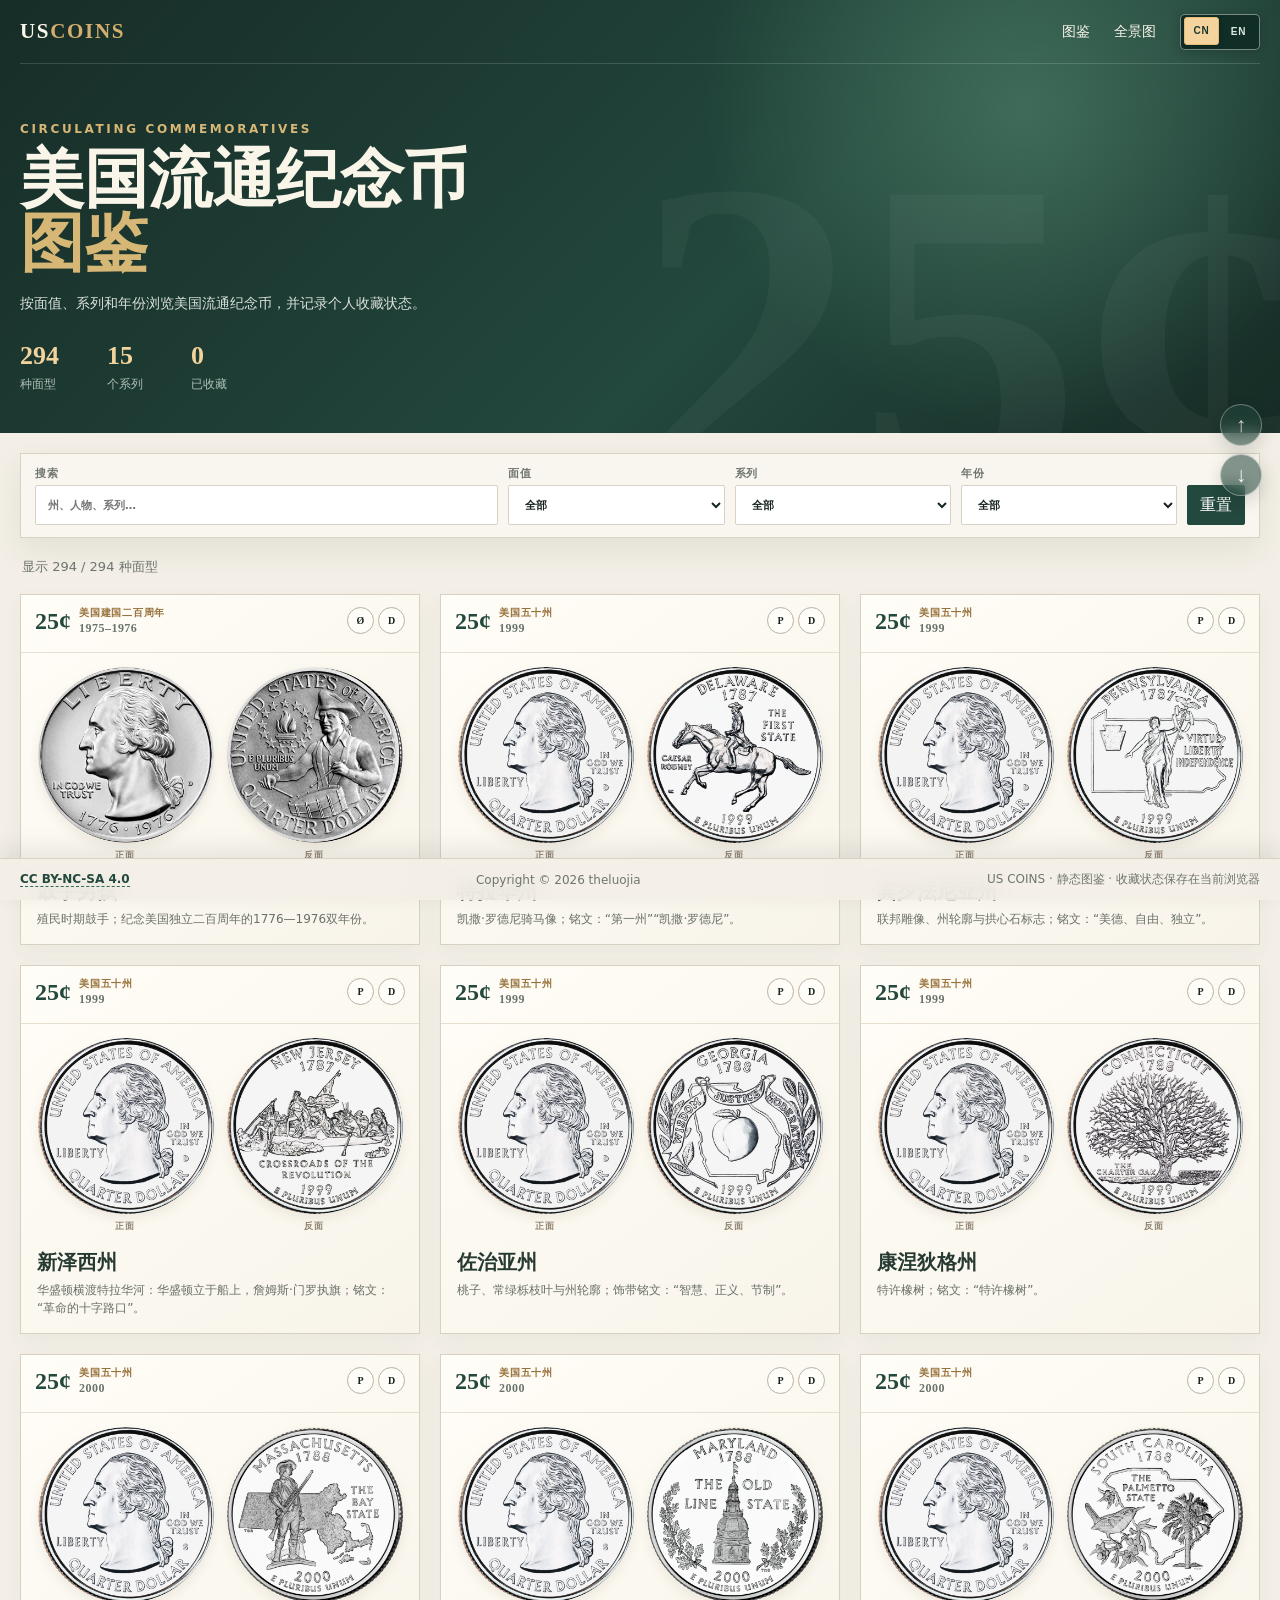
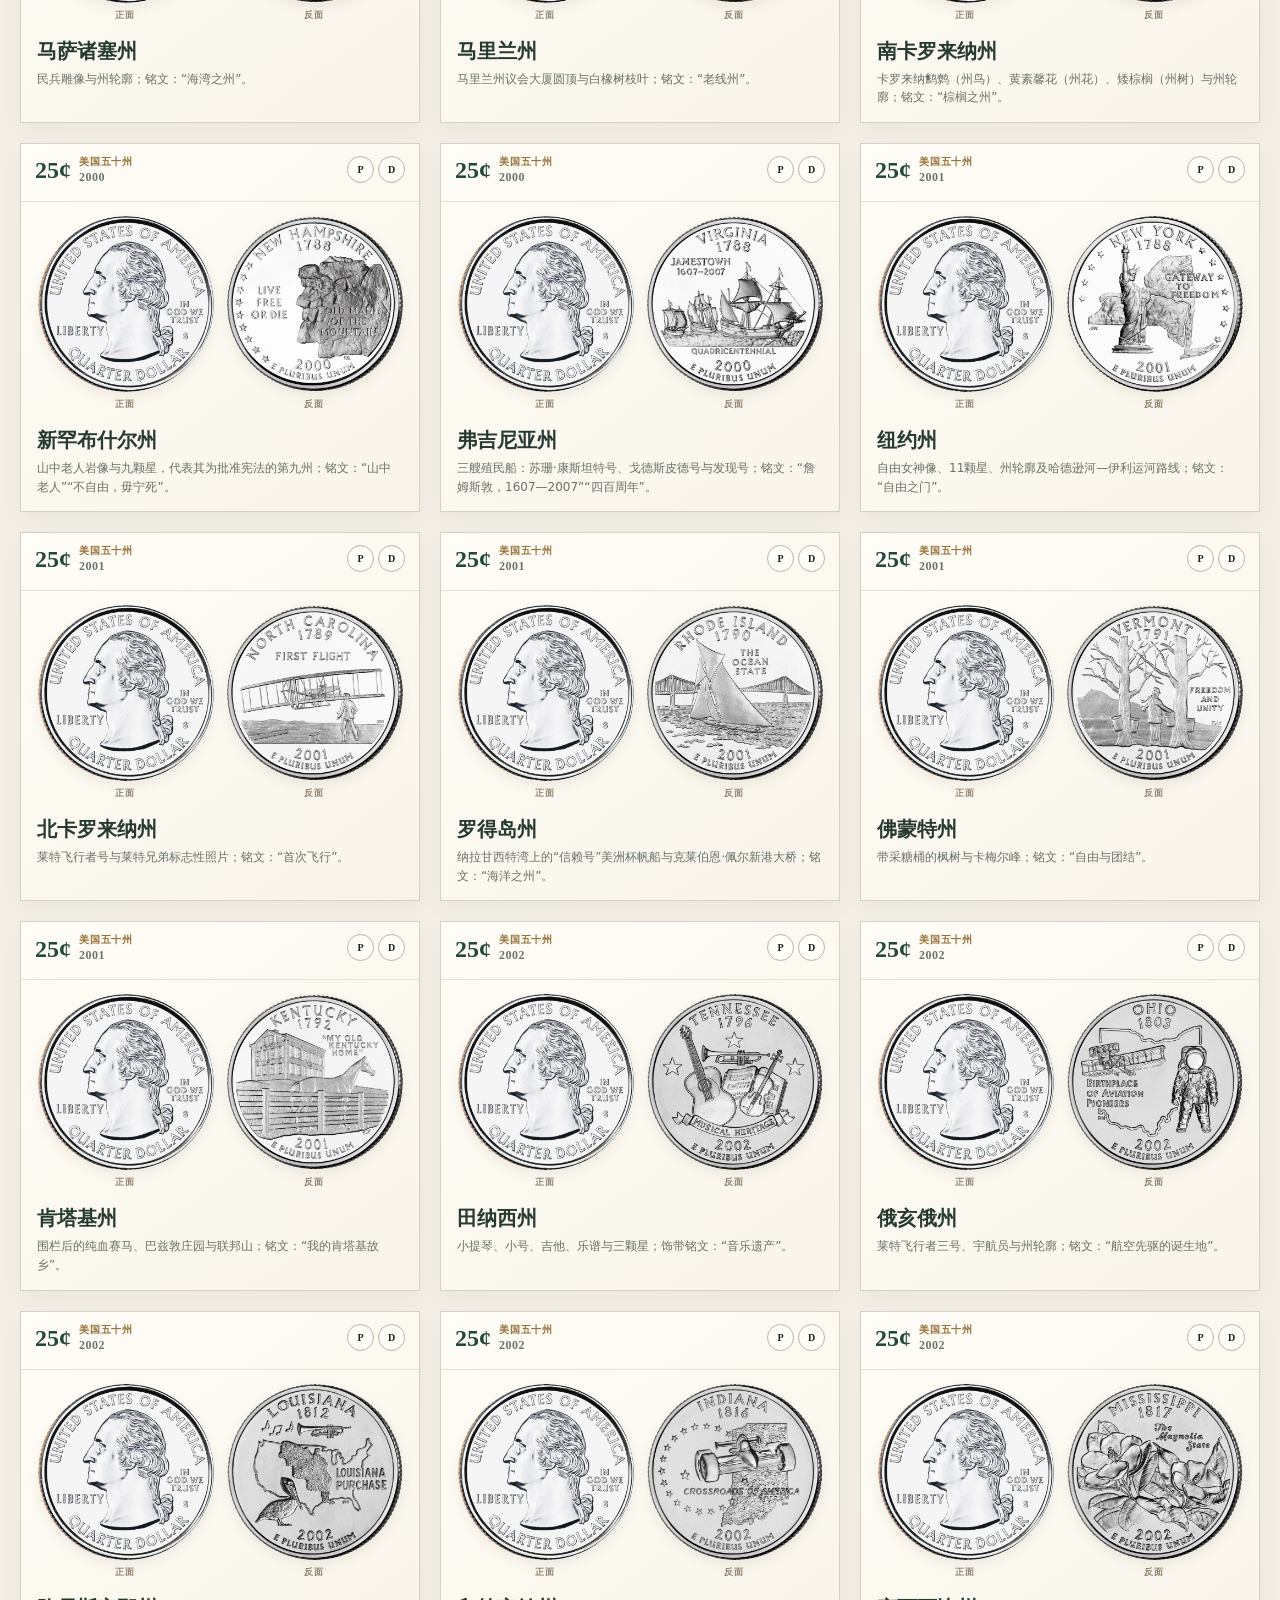
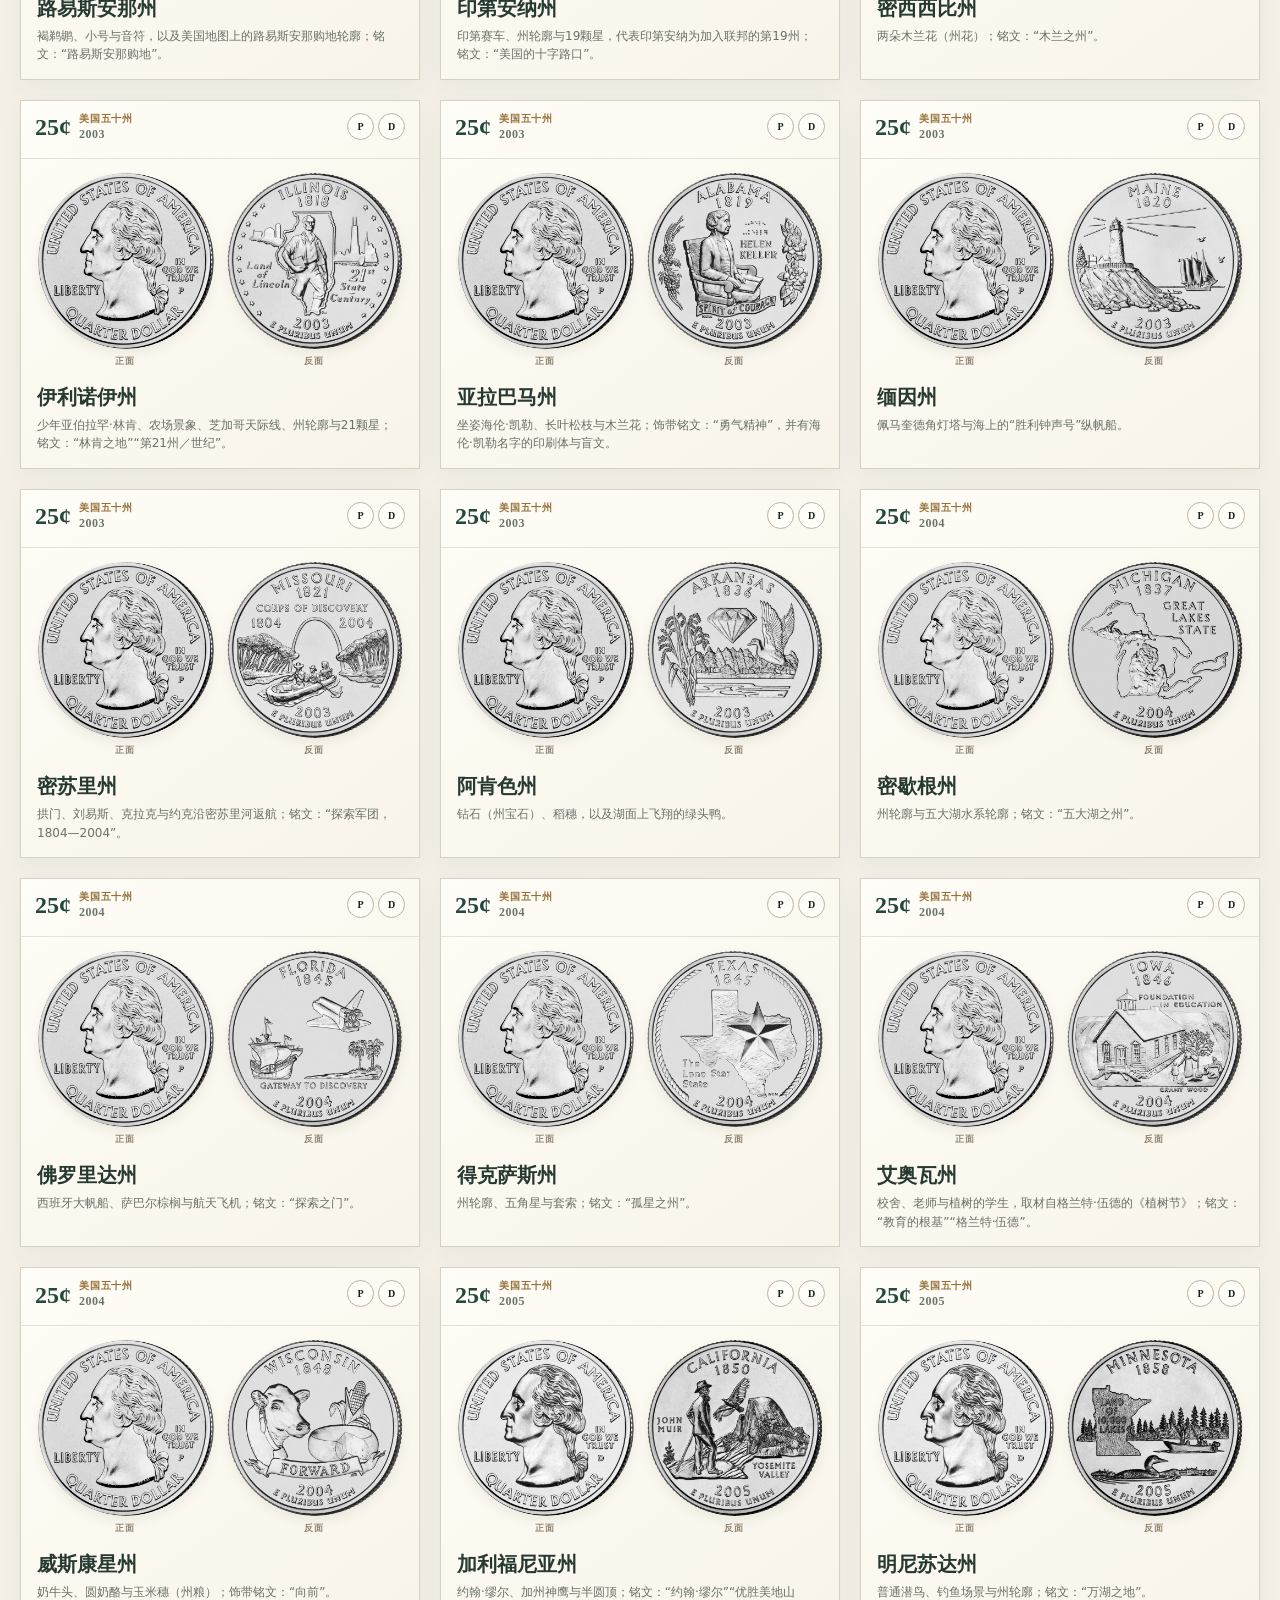
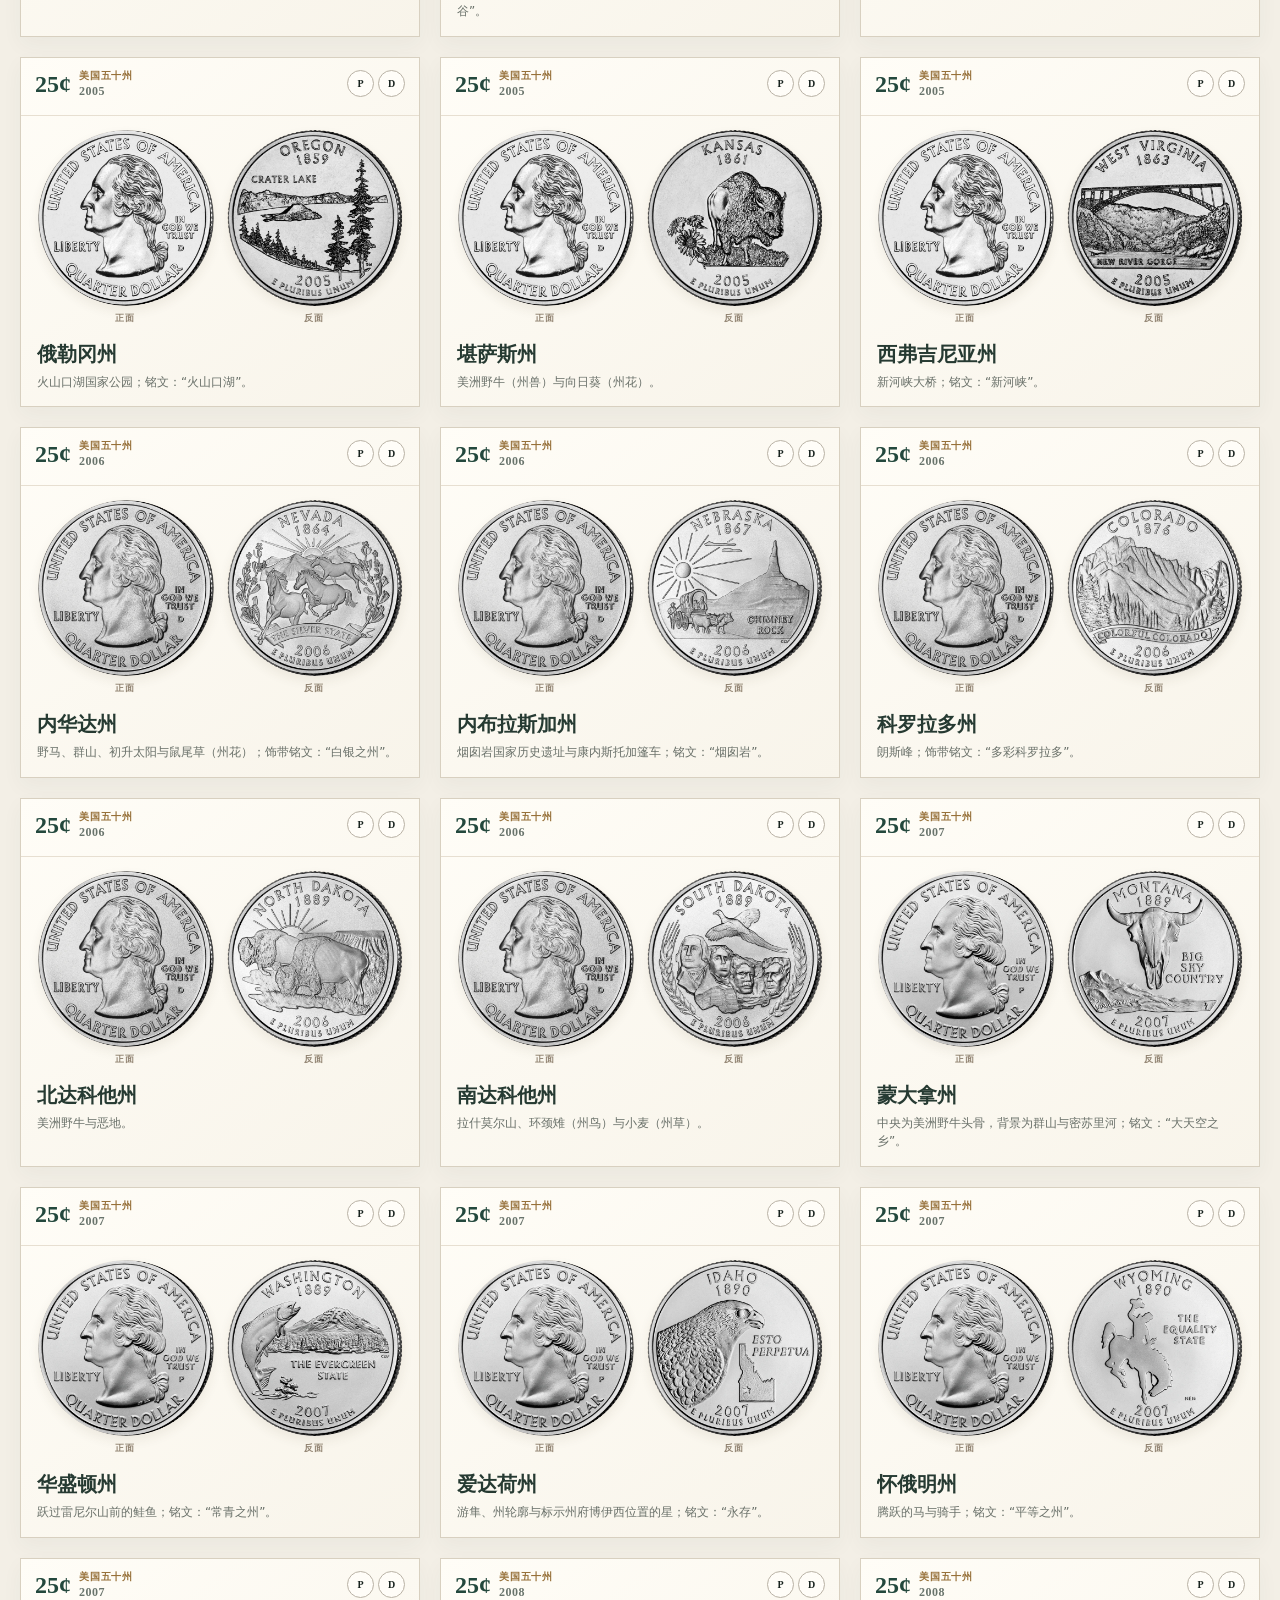
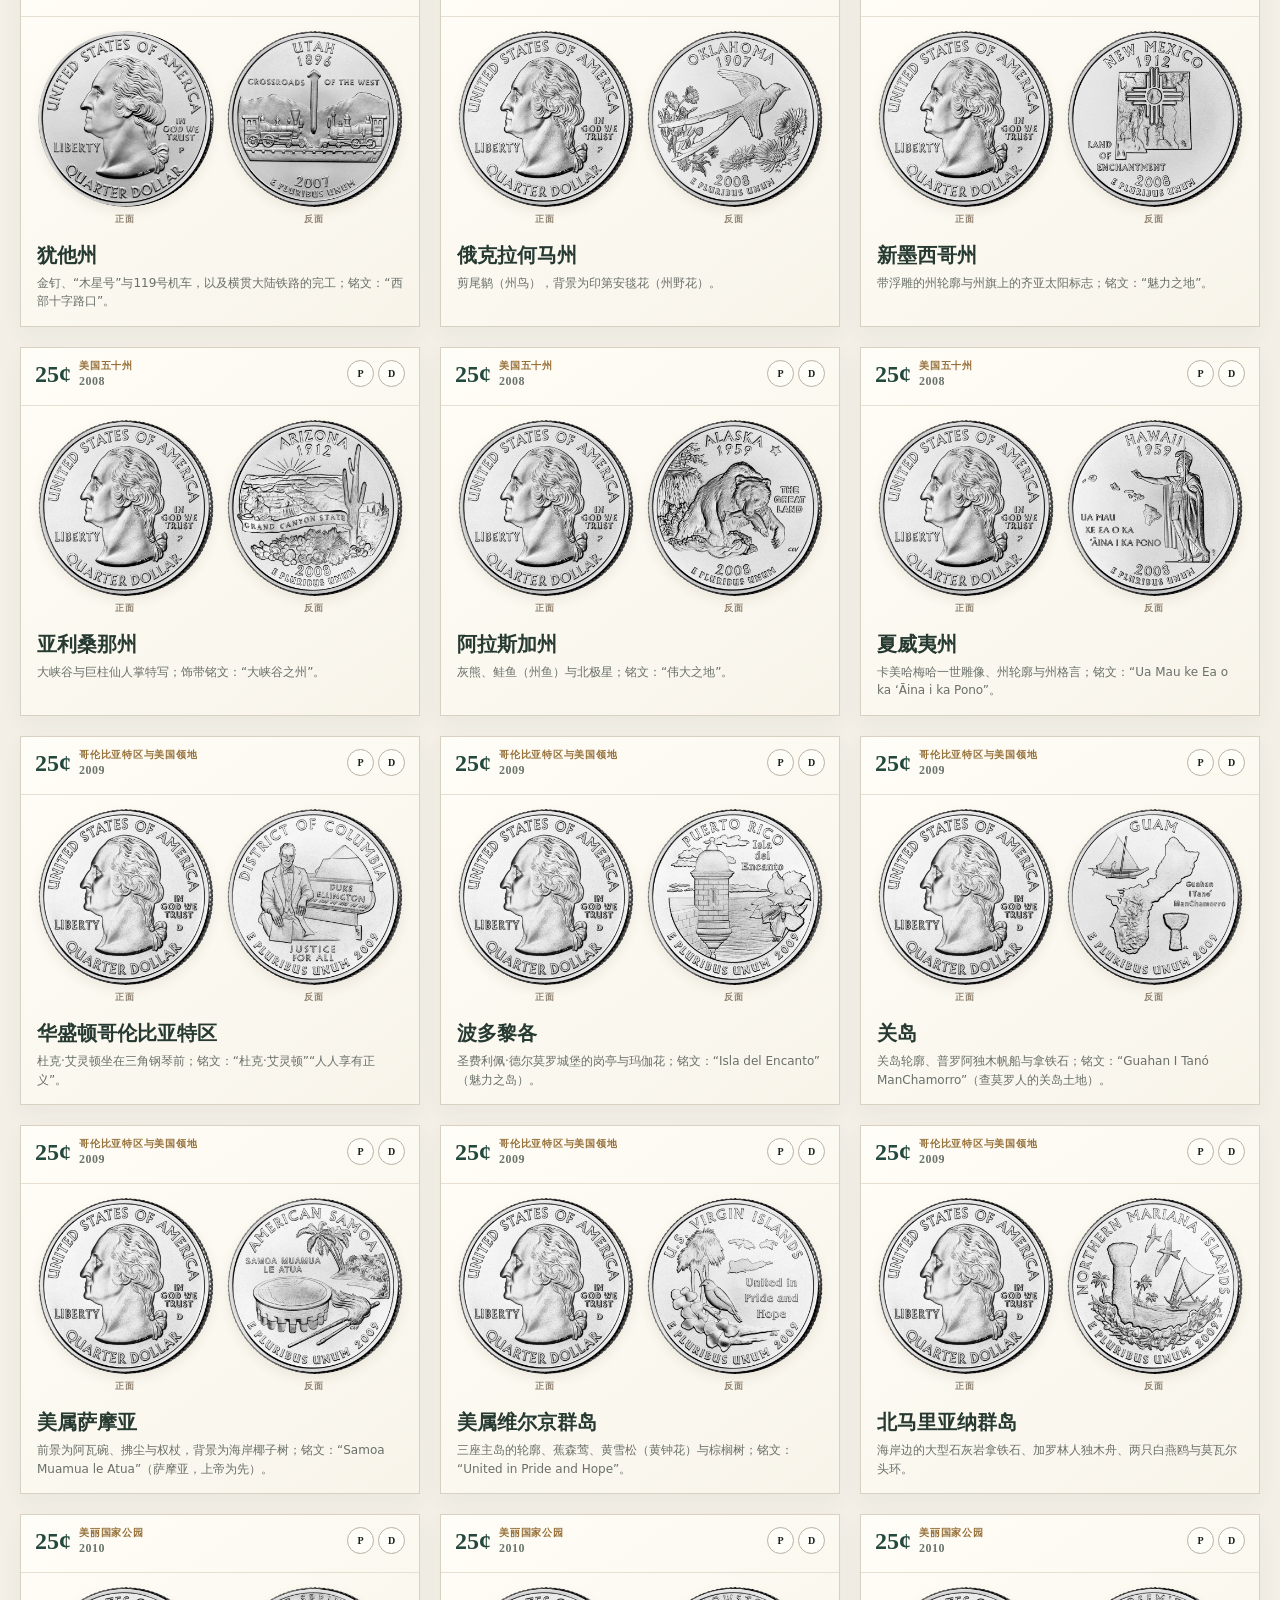
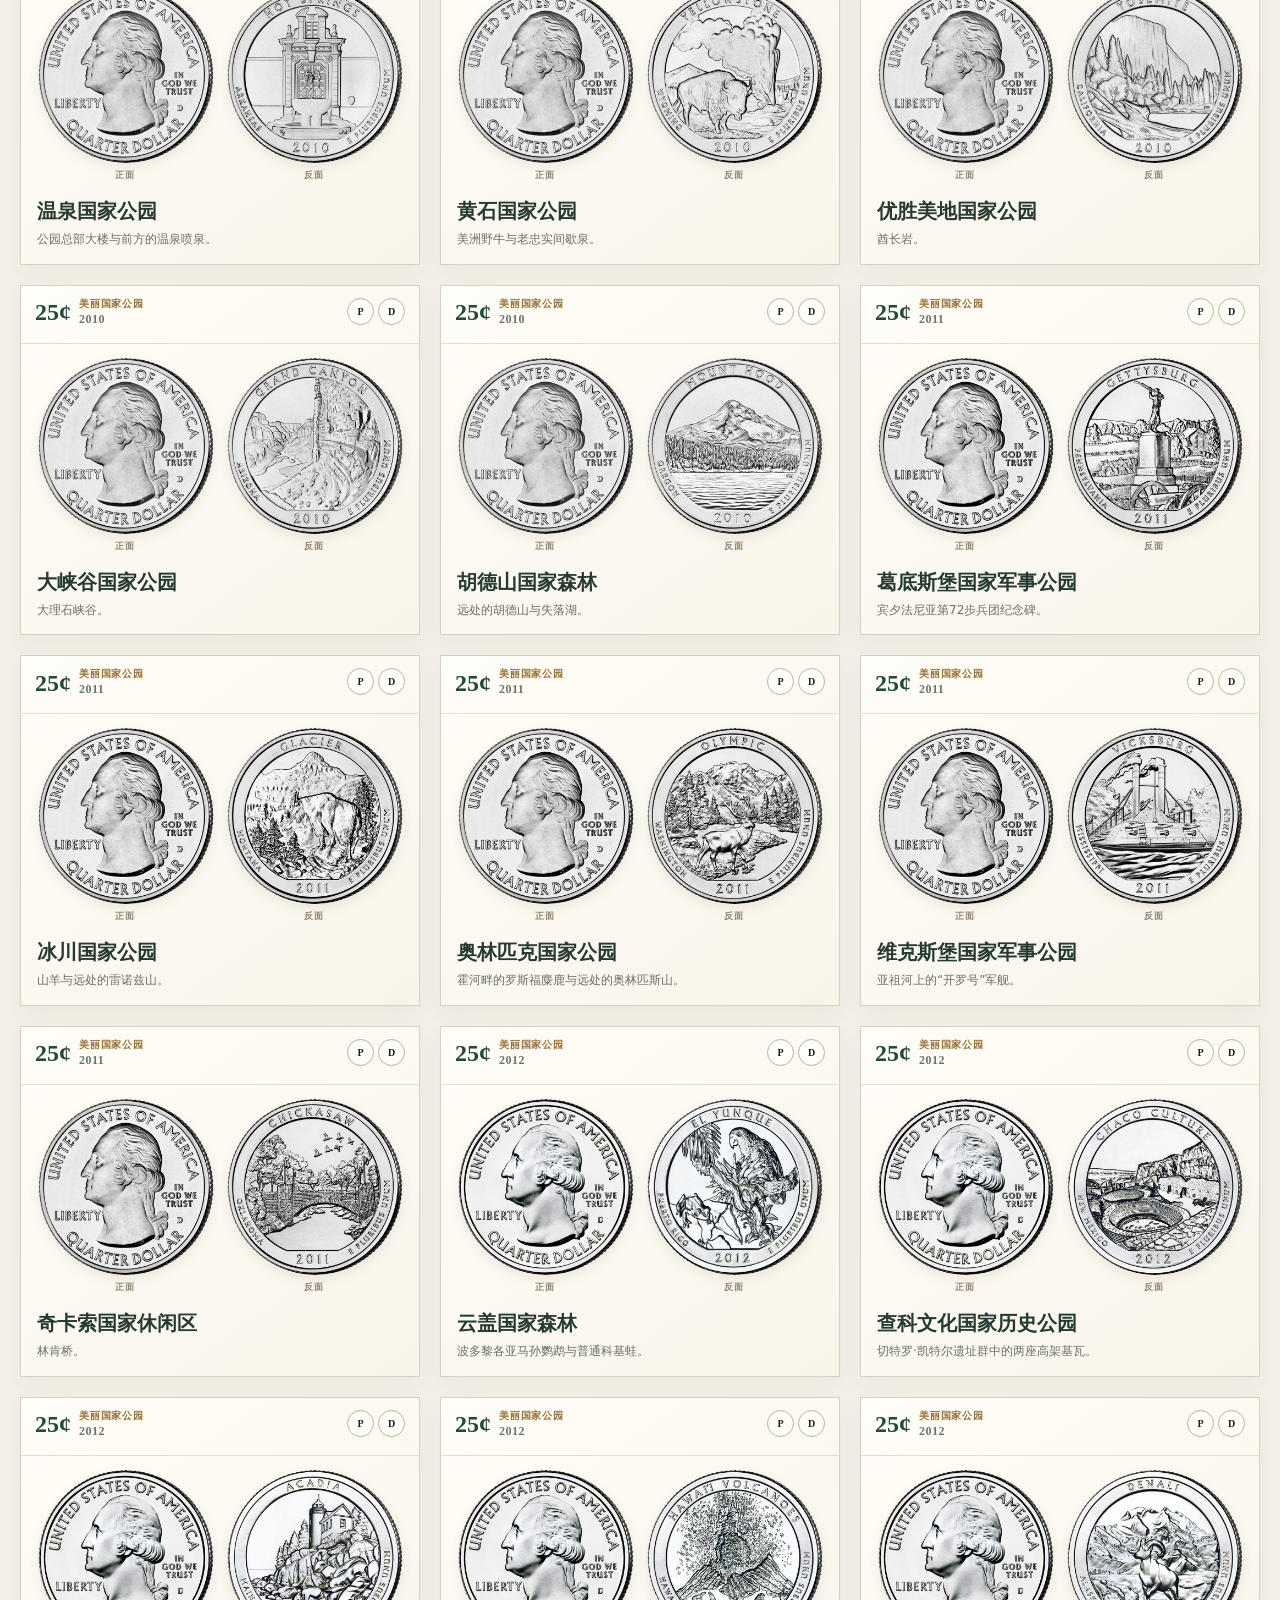
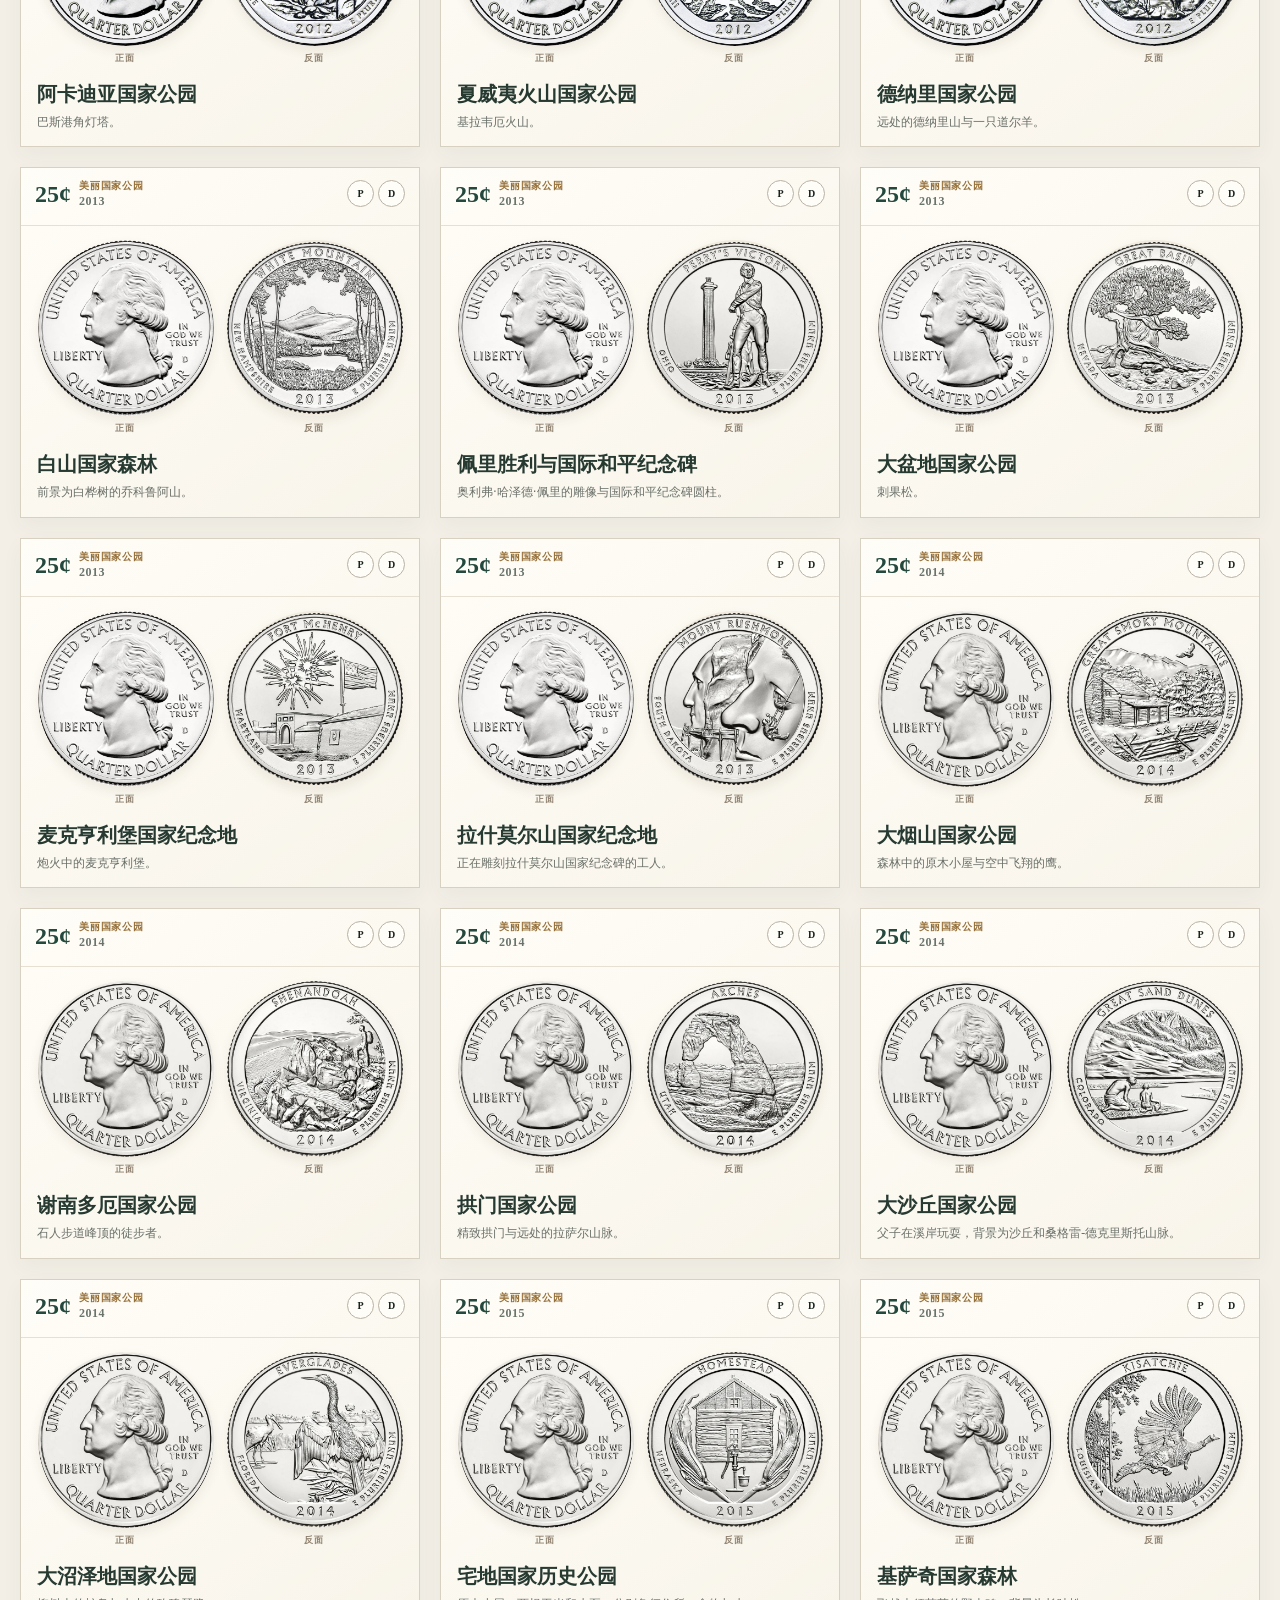
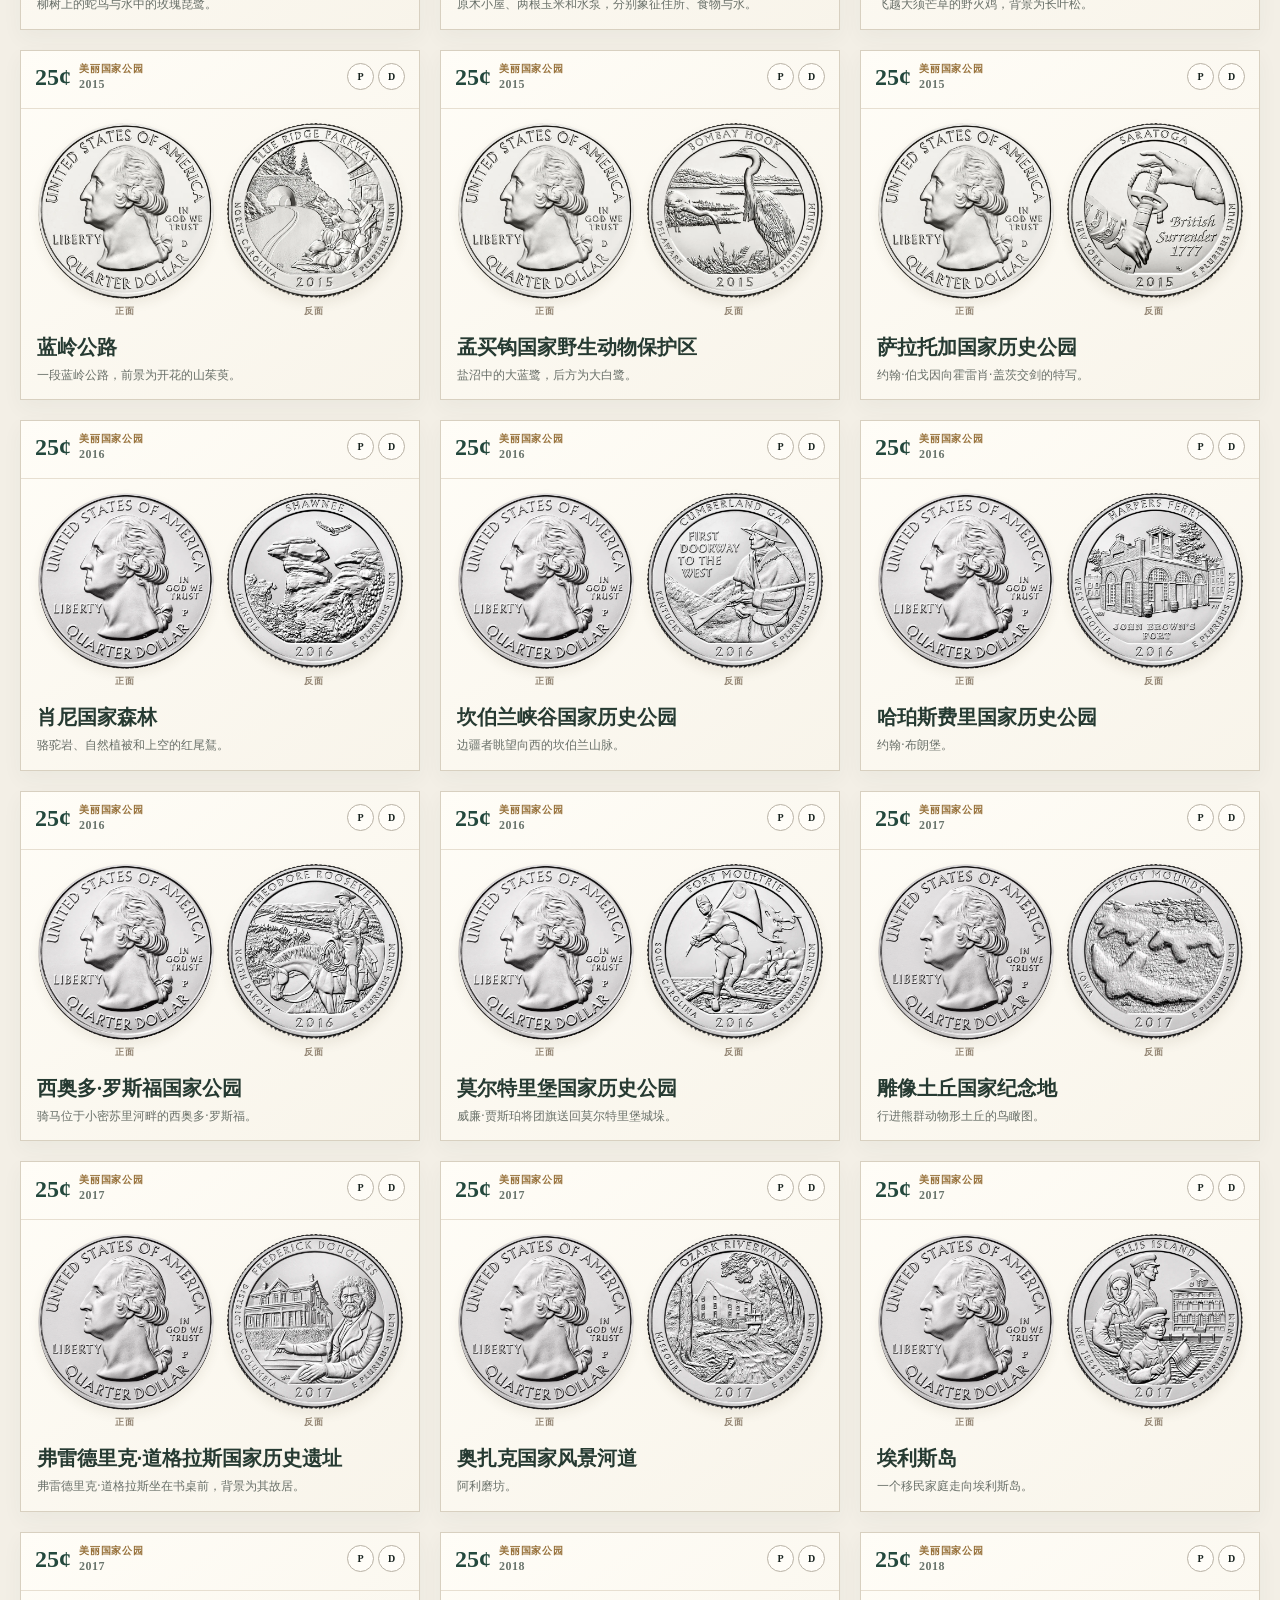
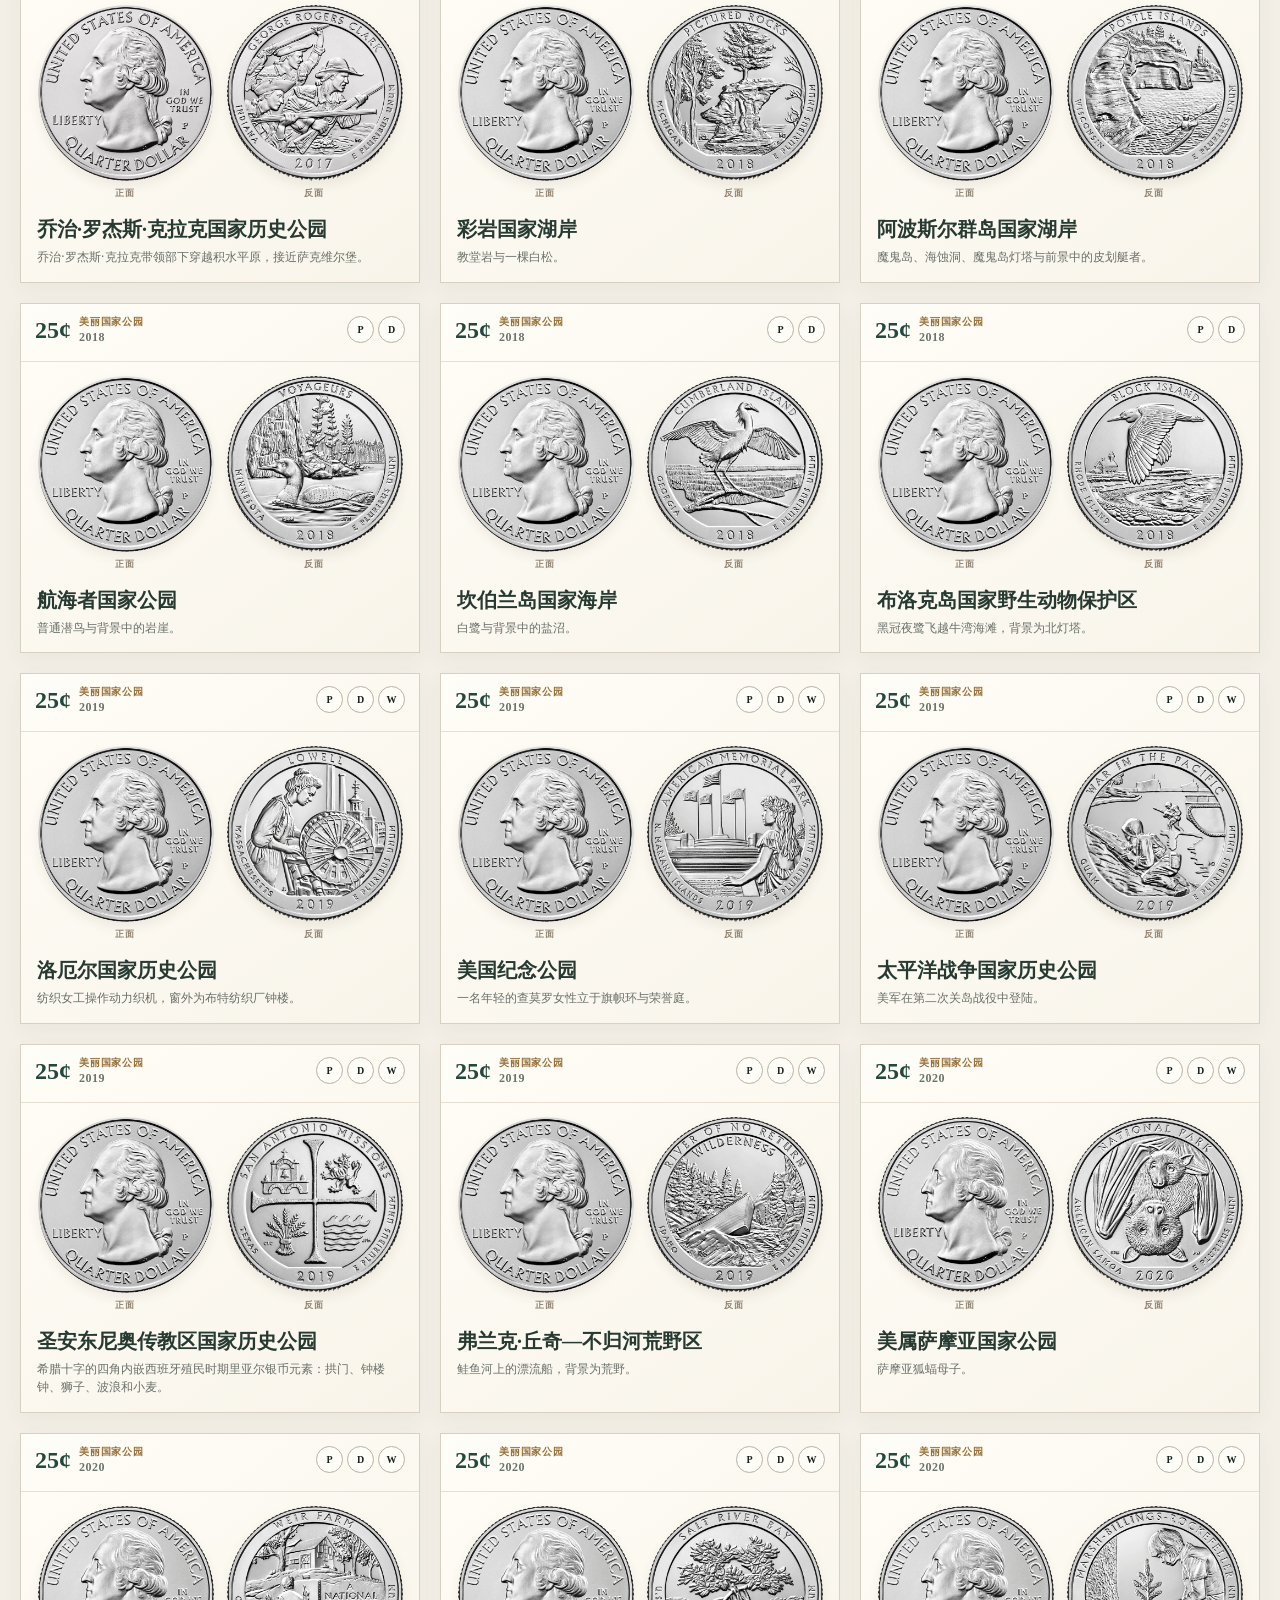
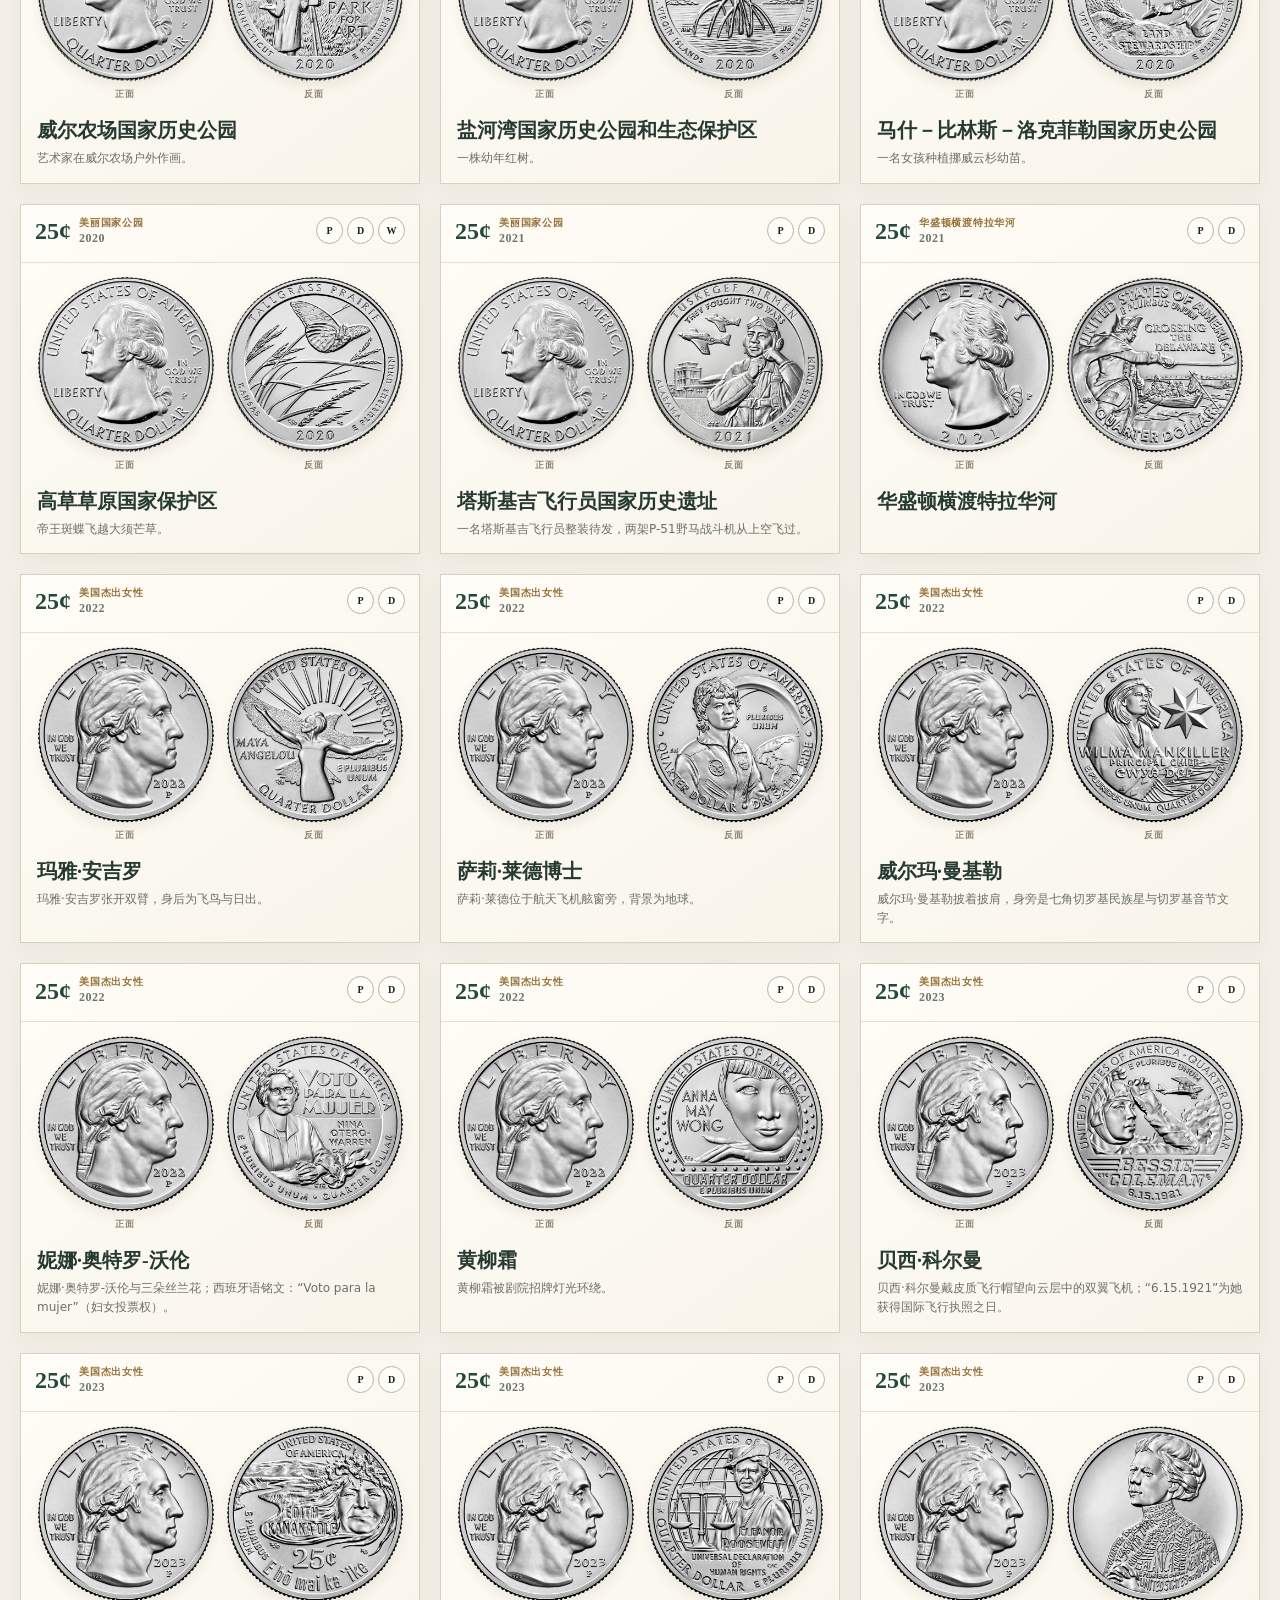
<file: index.html>
<!doctype html>
<html lang="zh-CN">
<head>
  <meta charset="utf-8">
  <meta name="viewport" content="width=device-width,initial-scale=1">
  <meta name="description" content="美国流通纪念币图鉴与收藏记录">
  <meta name="theme-color" content="#193f36">
  <title>US Coins · 美国流通纪念币图鉴</title>
  <link rel="icon" href="favicon.svg" type="image/svg+xml">
  <link rel="stylesheet" href="css/styles.css?v=20261116e">
</head>
<body>
  <header class="hero">
    <nav class="nav wrap">
      <a class="brand" href="#top">US<span>COINS</span></a>
      <a href="#catalog" data-i18n="catalog">图鉴</a><a class="panorama-link" href="panorama/" data-i18n="panorama">全景图</a>
      <div class="language-switch" role="group" aria-label="语言 / Language">
        <button type="button" data-language="zh" aria-label="切换为中文">CN</button>
        <button type="button" data-language="en" aria-label="Switch to English">EN</button>
      </div>
    </nav>
    <div class="hero-copy wrap" id="top">
      <p class="eyebrow" data-i18n="eyebrow">CIRCULATING COMMEMORATIVES</p>
      <h1 data-i18n-html="heroTitle">美国流通纪念币<br><em>图鉴</em></h1>
      <p data-i18n="heroText">按面值、系列和年份浏览美国流通纪念币，并记录个人收藏状态。</p>
      <div class="stats"><div><strong id="statCoins">0</strong><span data-i18n="coinTypes">种面型</span></div><div><strong id="statSeries">0</strong><span data-i18n="seriesCount">个系列</span></div><div><strong id="statOwned">0</strong><span data-i18n="owned">已收藏</span></div></div>
    </div>
  </header>

  <main class="wrap" id="catalog">
    <section class="toolbar" aria-label="筛选">
      <label class="search"><span data-i18n="search">搜索</span><input id="search" type="search" placeholder="州、人物、系列…"></label>
      <label><span data-i18n="denomination">面值</span><select id="denomination"></select></label>
      <label><span data-i18n="series">系列</span><select id="series"></select></label>
      <label><span data-i18n="year">年份</span><select id="year"></select></label>
      <button id="reset" type="button" data-i18n="reset">重置</button>
    </section>
    <div class="result-line"><span id="resultCount"></span></div>
    <section class="coin-grid" id="coinGrid" aria-live="polite"></section>
    <p class="empty" id="empty" hidden data-i18n="empty">没有符合条件的币种。</p>

  </main>

  <template id="cardTemplate">
    <article class="coin-card">
      <div class="card-top"><div class="card-meta"><span class="denom"></span><span class="series-name"></span><span class="year"></span></div><div class="mints"></div></div>
      <div class="faces">
        <figure><div class="coin-image"><img class="obverse" alt="" loading="lazy"><span class="fallback">N/A</span></div><figcaption class="obverse-caption"></figcaption></figure>
        <figure><div class="coin-image"><img class="reverse" alt="" loading="lazy"><span class="fallback">N/A</span></div><figcaption class="reverse-caption"></figcaption></figure>
      </div>
      <div class="card-body"><h3></h3><p class="description" hidden></p></div>
    </article>
  </template>

  <nav class="page-jumps" aria-label="页面快捷导航">
    <button id="jumpTop" type="button" title="返回页首" aria-label="返回页首">↑</button>
    <button id="jumpBottom" type="button" title="前往页尾" aria-label="前往页尾">↓</button>
  </nav>

  <footer class="site-footer" id="siteFooter"><div class="wrap footer-inner"><a class="license-link" rel="license noopener" href="https://creativecommons.org/licenses/by-nc-sa/4.0/deed.zh-hans" target="_blank">CC BY-NC-SA 4.0</a><span>Copyright © 2026<span id="copyrightYears"></span> theluojia</span><span data-i18n="footerNote">US COINS · 静态图鉴 · 收藏状态保存在当前浏览器</span></div></footer>
  <script src="js/i18n.js?v=20261117a"></script>
  <script src="js/translations.js?v=20261113a"></script>
  <script src="js/data.js?v=20261111h"></script>
  <script src="js/coin-images.js?v=20261112f"></script>
  <script src="js/descriptions.js?v=20261113a"></script>
  <script src="js/edge.js?v=20261116e"></script>
  <script src="js/app.js?v=20261117a"></script>
  <script>
    (function () {
      var currentYear = new Date().getFullYear();
      document.getElementById('copyrightYears').textContent = currentYear > 2026 ? '–' + currentYear : '';
    })();
  </script>
</body>
</html>
</file>
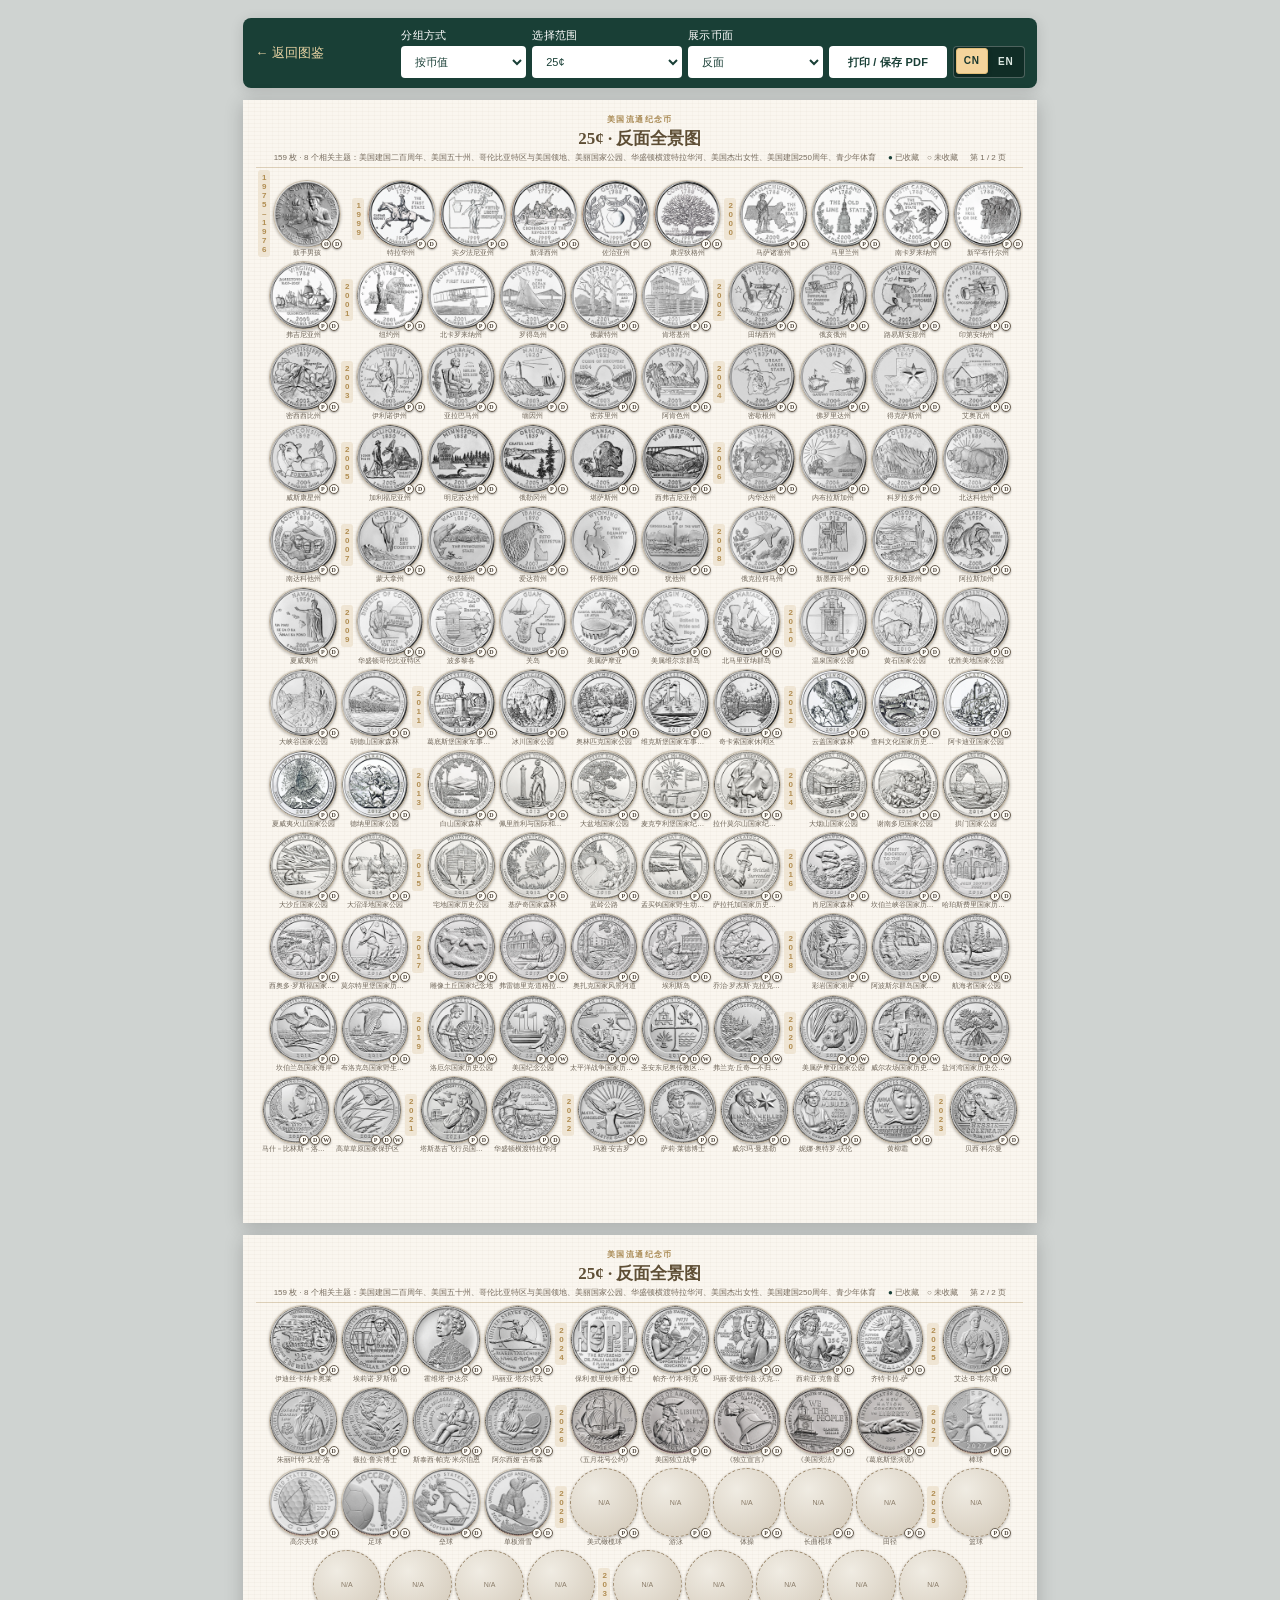
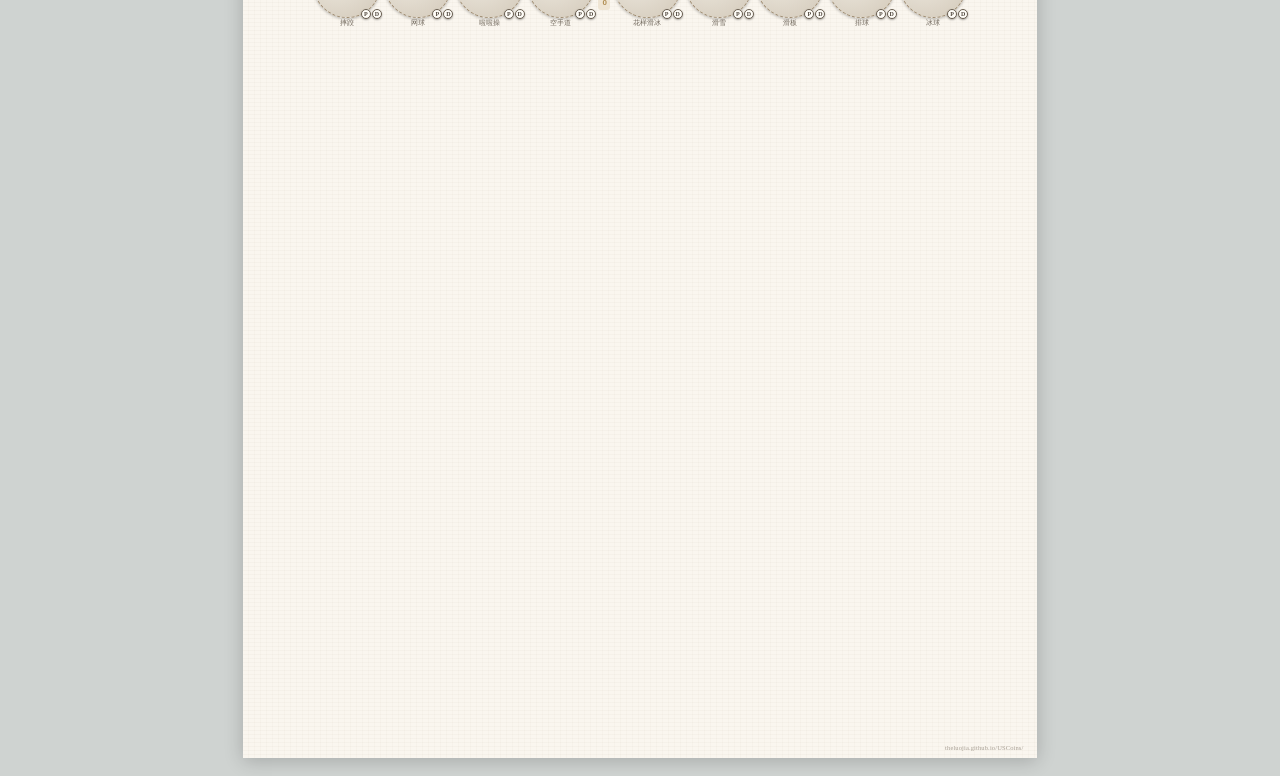
<file: panorama/index.html>
<!doctype html>
<html lang="zh-CN">
<head>
  <meta charset="utf-8">
  <meta name="viewport" content="width=device-width,initial-scale=1">
  <meta name="description" content="美国流通纪念币全景图：按面值或主题分组，打印或保存为 PDF。">
  <meta name="theme-color" content="#193f36">
  <title>US Coins · 钱币全景图</title>
  <link rel="icon" href="../favicon.svg" type="image/svg+xml">
  <link rel="stylesheet" href="panorama.css?v=20261117f">
</head>
<body>
  <aside class="controls" aria-label="全景图设置">
    <a class="back" href="../index.html" aria-label="返回图鉴" data-i18n-aria="backAria"><span class="wide-label" data-i18n="backWide">← 返回图鉴</span><span class="compact-label" aria-hidden="true">←</span></a>
    <label><span data-i18n="mode">分组方式</span><select id="mode"><option value="denomination" data-i18n="byDenomination">按币值</option><option value="series" data-i18n="bySeries">按主题</option></select></label>
    <label><span data-i18n="range">选择范围</span><select id="group"></select></label>
    <label><span data-i18n="sideLabel">展示币面</span><select id="side"><option value="reverse" data-i18n="reverse">反面</option><option value="obverse" data-i18n="obverse">正面</option><option value="both-stacked" data-i18n="bothStacked">双面（上下）</option><option value="both-inline" data-i18n="bothInline">双面（左右）</option></select></label>
    <button id="print" type="button"><span class="wide-label" data-i18n="printWide">打印 / 保存 PDF</span><span class="compact-label" data-i18n="printCompact">PDF</span></button>
    <div class="language-switch" role="group" aria-label="语言 / Language">
      <button type="button" data-language="zh" aria-label="切换为中文">CN</button>
      <button type="button" data-language="en" aria-label="Switch to English">EN</button>
    </div>
  </aside>

  <div class="sheet-frame" id="sheetFrame" aria-live="polite"></div>

  <script src="../js/i18n.js?v=20261117a"></script>
  <script src="../js/translations.js?v=20261113a"></script>
  <script src="../js/data.js?v=20261111h"></script>
  <script src="../js/coin-images.js?v=20261112f"></script>
  <script src="panorama.js?v=20261117g"></script>
</body>
</html>
</file>
<file: css/styles.css>
:root{--ink:#18231f;--paper:#f3efe6;--card:#fbf9f3;--gold:#b68a45;--green:#23483d;--muted:#6f756f;--line:#d9d2c4;--rust:#a95336}
*{box-sizing:border-box}html{scroll-behavior:smooth}body{margin:0;background:var(--paper);color:var(--ink);font-family:Inter,"Noto Sans SC",system-ui,sans-serif}.wrap{width:min(1420px,calc(100% - 40px));margin:auto}.hero{min-height:520px;color:#f9f5e9;background:radial-gradient(circle at 80% 25%,#3f6b59 0,transparent 30%),linear-gradient(135deg,#172d27,#23483d 60%,#162b25);position:relative;overflow:hidden}.hero:after{content:"25¢";position:absolute;right:-2vw;bottom:-10vw;font:900 35vw/1 Georgia,serif;color:#fff;opacity:.035}.nav{height:76px;display:flex;align-items:center;gap:34px;border-bottom:1px solid #ffffff25;position:relative;z-index:1}.nav a{color:inherit;text-decoration:none;font-size:14px}.nav .brand{font:800 21px Georgia,serif;letter-spacing:.08em;margin-right:auto}.brand span{color:#d3ae6e}.hero-copy{padding:78px 0 68px;position:relative;z-index:1}.eyebrow{font-size:12px;letter-spacing:.22em;font-weight:800;color:#d7b775}.hero h1{font:700 clamp(44px,7vw,88px)/.98 Georgia,"Noto Serif SC",serif;margin:14px 0 24px;max-width:950px}.hero h1 em{color:#d7b775;font-style:normal}.hero-copy>p:not(.eyebrow){max-width:720px;color:#d9e0dc;line-height:1.8}.stats{display:flex;gap:48px;margin-top:44px}.stats div{display:grid}.stats strong{font:700 30px Georgia,serif;color:#f2d39c}.stats span{font-size:12px;color:#afc0b9;margin-top:5px}.toolbar{position:sticky;top:0;z-index:10;display:grid;grid-template-columns:minmax(240px,1.5fr) repeat(3,minmax(140px,.7fr)) auto;gap:12px;align-items:end;padding:18px;margin:28px 0 12px;background:#f9f6efee;border:1px solid var(--line);box-shadow:0 12px 30px #22372f15;backdrop-filter:blur(12px)}label{display:grid;gap:6px;font-size:11px;font-weight:800;letter-spacing:.08em;color:var(--muted)}input,select,.toolbar button{height:44px;border:1px solid var(--line);background:white;color:var(--ink);padding:0 12px;font:inherit;border-radius:2px}.toolbar button{background:var(--green);color:white;border-color:var(--green);cursor:pointer}.result-line{display:flex;justify-content:space-between;align-items:center;color:var(--muted);font-size:13px;padding:10px 2px 18px}.coin-grid{display:grid;grid-template-columns:repeat(3,minmax(0,1fr));gap:18px}.coin-card{background:var(--card);border:1px solid var(--line);min-width:0;box-shadow:0 8px 20px #34453e0b;transition:.2s transform,.2s box-shadow}.coin-card:hover{transform:translateY(-3px);box-shadow:0 14px 32px #34453e18}.card-top{display:flex;justify-content:space-between;padding:14px 16px 0;font:700 12px/1 Georgia,serif;color:var(--gold)}.denom{font-size:18px}.faces{display:grid;grid-template-columns:1fr 1fr;gap:8px;padding:8px 12px 2px}.faces figure{margin:0;text-align:center}.coin-image{aspect-ratio:1;position:relative;display:grid;place-items:center;background:radial-gradient(circle,#fff 0,#eee8dc 70%,#ded5c4 100%);border-radius:50%;overflow:hidden;max-width:165px;margin:auto}.coin-image img{width:100%;height:100%;object-fit:contain;display:block;opacity:0}.coin-image.loaded img{opacity:1}.fallback{font:600 11px/1.5 system-ui;color:#90897e}.coin-image.loaded .fallback{display:none}.faces figcaption{font-size:9px;letter-spacing:.1em;color:#90897e;margin-top:5px}.card-body{padding:10px 14px 14px;display:grid;grid-template-columns:minmax(0,1fr) auto;gap:12px;align-items:end}.coin-copy{min-width:0}.series-name{margin:0 0 3px;color:var(--gold);font-size:10px;font-weight:800;text-transform:uppercase;letter-spacing:.06em;white-space:nowrap;overflow:hidden;text-overflow:ellipsis}.card-body h3{font:700 20px/1.1 Georgia,"Noto Serif SC",serif;margin:0;white-space:nowrap;overflow:hidden;text-overflow:ellipsis}.name-zh{color:var(--muted);font-size:12px;margin:4px 0 0;white-space:nowrap;overflow:hidden;text-overflow:ellipsis}.mints{display:flex;gap:5px;margin:0;padding-top:14px;position:relative;align-items:flex-end;justify-content:flex-end}.mints:before{content:"厂标";position:absolute;top:0;right:0;font-size:9px;color:var(--muted);letter-spacing:.08em}.mints button{width:28px;height:28px;border-radius:50%;border:1px solid #b9b2a5;background:transparent;font:700 11px Georgia,serif;color:var(--ink);cursor:pointer}.mints button.owned{background:var(--green);border-color:var(--green);color:white;box-shadow:inset 0 0 0 3px #fff7}.empty{text-align:center;padding:80px}footer{border-top:1px solid var(--line);padding:30px 0;color:var(--muted);font-size:12px}.footer-inner{display:flex;align-items:center;justify-content:space-between;gap:16px;flex-wrap:wrap}.license-link{color:var(--green);font-weight:700;text-decoration:none;border-bottom:1px dashed #2f6b59}.license-link:hover{border-bottom-style:solid}
@media(max-width:1000px){.toolbar{grid-template-columns:1fr 1fr 1fr}.search{grid-column:span 2}.coin-grid{grid-template-columns:repeat(2,minmax(0,1fr))}}
@media(max-width:680px){.footer-inner{justify-content:center;text-align:center}.wrap{width:min(100% - 22px,1420px)}.hero{min-height:auto}.nav{height:62px}.nav a:not(.brand):not(.panorama-link){display:none}.nav .panorama-link{font-weight:700;color:#f2d39c}.hero-copy{padding:55px 0}.stats{gap:26px}.toolbar{position:static;grid-template-columns:1fr 1fr;padding:12px}.search{grid-column:span 2}.coin-grid{grid-template-columns:1fr}.result-line{align-items:flex-start;gap:12px}}
.mints{padding-top:0}.mints:before{content:none}

/* Compact masthead and scrolling utilities. */
.hero{min-height:390px}
.nav{height:64px}
.hero-copy{padding:46px 0 40px}
.hero h1{font-size:clamp(40px,5vw,66px);line-height:1;margin:10px 0 16px}
.hero-copy>p:not(.eyebrow){font-size:14px;line-height:1.65;margin:0}
.stats{margin-top:26px}
.stats strong{font-size:26px}
.toolbar{scroll-margin-top:12px;padding:12px 14px;margin:20px 0 10px;gap:10px}
.toolbar label{gap:4px}
.toolbar input,.toolbar select,.toolbar button{height:40px}

.site-footer{transition:opacity .18s ease,transform .18s ease,visibility .18s ease}
.site-footer[data-state="top"]{position:fixed;left:0;right:0;bottom:0;z-index:30;padding:12px 0;background:#f3efe6e8;box-shadow:0 -8px 24px #18231f18;backdrop-filter:blur(12px)}
.site-footer[data-state="middle"]{visibility:hidden;opacity:0;pointer-events:none;transform:translateY(100%)}
.site-footer[data-state="bottom"]{position:static;visibility:visible;opacity:1;transform:none}
.page-jumps{position:fixed;right:18px;top:50%;z-index:40;display:grid;gap:8px;transform:translateY(-50%)}
.page-jumps button{width:42px;height:42px;border:1px solid #ffffff75;border-radius:50%;background:#23483dbf;color:#fff;font:700 21px/1 Georgia,serif;box-shadow:0 6px 18px #18231f35;backdrop-filter:blur(8px);cursor:pointer;opacity:.74;transition:opacity .15s ease,transform .15s ease}
.page-jumps button:hover,.page-jumps button:focus-visible{opacity:1;transform:scale(1.06)}

@media(max-width:680px){
  .hero{min-height:330px}
  .hero-copy{padding:34px 0 30px}
  .hero h1{font-size:clamp(36px,11vw,48px);margin:8px 0 14px}
  .hero-copy>p:not(.eyebrow){font-size:13px;line-height:1.55}
  .stats{margin-top:22px}
  .stats strong{font-size:24px}
  .toolbar{position:sticky;top:0;z-index:20;margin:10px 0 8px;padding:8px;gap:6px;overflow:visible;max-height:none;grid-template-columns:repeat(3,minmax(0,1fr)) 42px}
  .toolbar .search{grid-column:1/-1}
  .toolbar>*{min-width:0}
  .toolbar label{gap:2px;font-size:9px;letter-spacing:0}
  .toolbar input,.toolbar select,.toolbar button{width:100%;min-width:0;height:34px;padding:0 8px;font-size:12px}
  .toolbar button{padding:0 4px}
  .page-jumps{right:8px}
  .page-jumps button{width:36px;height:36px;font-size:18px}
  .site-footer[data-state="top"]{padding:8px 0;font-size:10px}
  .site-footer[data-state="top"] .footer-inner{flex-direction:row;justify-content:center;gap:6px 12px}
}

/* Bilingual catalog cards. */
.nav{gap:24px}.nav .brand{margin-right:auto}.language-switch{display:flex;gap:2px;padding:3px;border:1px solid #ffffff70;border-radius:5px;background:#102d26;box-shadow:0 2px 10px #08161138}.language-switch button{min-width:35px;height:28px;padding:0 7px;border:1px solid transparent;border-radius:3px;background:transparent;color:#dce8e2;font:800 10px/1 Inter,"Noto Sans SC",sans-serif;letter-spacing:.08em;cursor:pointer;opacity:1;transition:.16s transform,.16s border-color,.16s background,.16s color}.language-switch button.active{border-color:#e1bd78;background:#f4d49c;color:#18372f;box-shadow:0 1px 4px #0004;transform:translateY(-1px)}.language-switch button:focus-visible{outline:2px solid #f2d39c;outline-offset:2px}
.coin-grid{gap:20px}.coin-card{display:flex;min-width:0;min-height:0;flex-direction:column;border-color:#d8d0c0;background:linear-gradient(145deg,#fffdf7,#f8f4ea)}.coin-card:hover{border-color:#cdb37f}.card-top{min-height:58px;padding:12px 14px 9px;align-items:flex-start;border-bottom:1px solid #e7dfd1}.card-meta{display:grid;grid-template-columns:auto 1fr;column-gap:8px;row-gap:2px;min-width:0}.denom{grid-row:span 2;align-self:center;font:700 24px/1 Georgia,serif;color:var(--green)}.series-name{min-width:0;margin:0;color:#97713a;font-size:10px;font-weight:800;letter-spacing:.075em;line-height:1.2;text-transform:uppercase;white-space:nowrap;overflow:hidden;text-overflow:ellipsis}.year{color:#69746c;font:700 12px/1.2 Georgia,serif;letter-spacing:.04em}.mints{display:flex;align-items:center;justify-content:flex-end;gap:4px;margin-left:10px;flex:0 0 auto}.mints button{width:27px;height:27px;border:1px solid #b9b2a5;border-radius:50%;background:#fffdf8;color:var(--ink);font:700 10px Georgia,serif;cursor:pointer;transition:.15s background,.15s color,.15s border-color}.mints button:hover{border-color:var(--green)}.mints button.owned{background:var(--green);border-color:var(--green);color:#fff;box-shadow:inset 0 0 0 2px #fff7}
.faces{flex:0 0 auto;gap:12px;padding:14px 16px 8px}.coin-image{max-width:176px;background:radial-gradient(circle,#fff 0,#f1ebdf 70%,#ddd3c1 100%);box-shadow:0 5px 11px #493d2914}.faces figcaption{font-size:9px;font-weight:700;letter-spacing:.12em;color:#908270;margin-top:6px}.card-body{display:block;min-height:0;padding:9px 16px 15px}.card-body h3{margin:0;color:#263a32;font:700 20px/1.2 Georgia,"Noto Serif SC",serif;overflow:hidden;display:-webkit-box;-webkit-box-orient:vertical;-webkit-line-clamp:2}.description{margin:7px 0 0;color:#697069;font-size:12px;line-height:1.55;display:-webkit-box;-webkit-box-orient:vertical;-webkit-line-clamp:3;overflow:hidden}.description[hidden]{display:none}.coin-card:has(.description:not([hidden])) .card-body{min-height:0}
@media(max-width:1000px){.language-switch{margin-left:0}.coin-grid{gap:14px}.faces{padding-left:12px;padding-right:12px}.card-body{padding-left:14px;padding-right:14px}}
@media(max-width:680px){.nav{gap:10px}.nav .brand{font-size:18px}.nav .panorama-link{margin-left:0}.language-switch{gap:0;padding:2px}.language-switch button{width:25px;height:25px;font-size:14px}.coin-card{min-height:0}.card-top{min-height:55px;padding:10px 12px 8px}.denom{font-size:23px}.series-name{font-size:9px}.faces{padding:12px 20px 7px;gap:14px}.card-body{min-height:0;padding:8px 14px 14px}.card-body h3{font-size:20px}.description{font-size:12px;line-height:1.52}.coin-card:has(.description:not([hidden])) .card-body{min-height:0}}

/* Edge lettering strip: a dollar-coin edge unrolled into a flat band. */
.edge{margin:0;padding:0 16px 2px;min-width:0}
.edge-strips{display:grid;gap:4px}
.edge-band{position:relative;display:flex;align-items:center;justify-content:center;min-height:22px;padding:3px 14px;overflow:hidden;border-radius:2px;container-type:inline-size;background:radial-gradient(140% 240% at 50% 45%,#fff0d055 0%,#ffe9b522 40%,transparent 74%),repeating-linear-gradient(0deg,#2f1f0808 0 1px,transparent 1px 3px),linear-gradient(180deg,#8f6a33 0%,#a37c42 5%,#b99254 16%,#c9a264 32%,#d6b275 46%,#dcb87c 52%,#d2ad6d 60%,#c39a5b 78%,#ad8548 92%,#8f6a33 100%);box-shadow:inset 0 1px 0 #fff3cf80,inset 0 -1px 0 #4a321466,0 1px 3px #493d2914}
.edge-band::after{content:"";position:absolute;inset:1px 0;pointer-events:none;border-radius:2px;box-shadow:inset 0 2px 3px -3px #3a250c99,inset 0 -2px 3px -3px #3a250c99}
.edge-line{position:relative;z-index:1;display:flex;align-items:center;justify-content:center;gap:.35em;width:100%;white-space:nowrap;font-family:"Times New Roman","Liberation Serif","Nimbus Roman No9 L",serif;font-size:10.5px;font-weight:400;letter-spacing:.12em;line-height:1;color:#543a11;text-shadow:0 1px 0 #fff0c780,0 -1px 0 #2b1b0545}
@supports (container-type:inline-size){.edge-line{font-size:clamp(7.5px,2.7cqw,12px)}}
.edge-date{display:inline-flex;align-items:baseline;gap:.18em}
.edge-mint{font-size:.92em;letter-spacing:.04em;opacity:.9}
.edge-text{display:inline-block}
.edge-dot{font-weight:700;font-size:1.06em}
.edge-space{flex:0 0 auto;width:.8em}
.edge-stars{display:inline-flex;flex:0 0 auto;align-items:center;gap:.5em}
.edge-stars i{width:.74em;height:.74em;background:linear-gradient(180deg,#6b4a1a 0%,#3c2709 100%);clip-path:polygon(50% 0%,61% 34.5%,98% 35%,68% 57%,79.5% 91%,50% 70%,20.5% 91%,32% 57%,2% 35%,39% 34.5%)}
@container (max-width:280px){.edge-stars{gap:.3em}.edge-stars i{width:.7em;height:.7em}}
.edge-caption{margin-top:6px;text-align:center;font-size:9px;font-weight:700;letter-spacing:.12em;line-height:1.3;color:#908270}
@media(max-width:680px){.edge{padding-left:20px;padding-right:20px}}
</file>
<file: panorama/panorama.css>
@page{size:A4 portrait;margin:0}
*{box-sizing:border-box}
:root{--paper:#faf6ef;--ink:#3c3328;--gold:#a98a54;--muted:#776c5e;--coin-scale:2.82px}
body{margin:0;padding:18px;background:#cfd3d1;color:var(--ink);font-family:"PingFang SC","Microsoft YaHei","Noto Sans SC",sans-serif}
.controls{width:min(210mm,calc(100vw - 24px));margin:0 auto 12px;padding:10px 12px;background:#193f36;color:#fff;display:flex;align-items:end;gap:10px;flex-wrap:wrap;border-radius:8px;box-shadow:0 3px 14px #0002}
.controls label{display:grid;gap:3px;font-size:11px;letter-spacing:.04em}.controls select,.controls button{height:32px;border:1px solid #ffffff42;border-radius:4px;background:#fff;color:#193f36;padding:0 9px;font:inherit;font-size:11px}.controls button{cursor:pointer;font-weight:600;letter-spacing:.02em}.back{color:#e9d4a4;text-decoration:none;margin-right:auto;align-self:center;font-size:13px}.compact-label{display:none}
.language-switch{display:flex;gap:2px;padding:2px;border:1px solid #ffffff42;border-radius:4px;background:#102d26;align-self:center;flex:0 0 auto}
.language-switch button{min-width:32px;height:26px;padding:0 6px;border:1px solid transparent;border-radius:3px;background:transparent;color:#dce8e2;font:800 10px/1 Inter,"Noto Sans SC",sans-serif;letter-spacing:.08em;cursor:pointer;transition:.16s transform,.16s border-color,.16s background,.16s color}
.language-switch button.active{border-color:#e1bd78;background:#f4d49c;color:#18372f;box-shadow:0 1px 4px #0004;transform:translateY(-1px)}
.language-switch button:focus-visible{outline:2px solid #f2d39c;outline-offset:2px}
.sheet-frame{width:210mm;margin:auto;position:relative;display:grid;gap:12px}.sheet-page{width:210mm;height:297mm;position:relative}.sheet{width:210mm;height:297mm;margin:0;padding:4mm 3.5mm 3mm;position:relative;background-color:var(--paper);background-image:repeating-linear-gradient(0deg,transparent,transparent 3px,#8b775a0a 3px,#8b775a0a 4px),repeating-linear-gradient(90deg,transparent,transparent 5px,#8b775a08 5px,#8b775a08 6px);box-shadow:0 3px 18px #0003;display:grid;grid-template-rows:auto 1fr;overflow:hidden;transform-origin:top left;print-color-adjust:exact;-webkit-print-color-adjust:exact}
header{text-align:center;border-bottom:1px solid #a98a5455;padding-bottom:4px}header p{margin:0;color:var(--gold);font:700 8px/1.2 Georgia,"Songti SC","Noto Serif SC",serif;letter-spacing:.18em}h1{font:700 17px/1.25 Georgia,"Songti SC",serif;margin:3px 0;color:#5e4e35}.meta{display:flex;flex-wrap:wrap;justify-content:center;align-items:baseline;gap:2px 12px;color:var(--muted);font-size:8px}.meta-summary{min-width:0}.meta-status{display:inline-flex;align-items:baseline;gap:12px;flex:0 0 auto;white-space:nowrap}.collection-legend{white-space:nowrap}.collection-legend b{color:#193f36}.page-number{white-space:nowrap;flex:0 0 auto}
.coin-flow{min-height:0;display:flex;flex-wrap:wrap;align-content:flex-start;align-items:flex-end;justify-content:center;gap:4px 3px;padding:2.5px 0;overflow:hidden}
.year-start{display:flex;align-items:flex-end;gap:3px;flex:0 0 auto}
.year-start .year-badge{align-self:center}
.year-badge{writing-mode:vertical-rl;text-orientation:upright;align-self:center;flex:0 0 auto;padding:3px 2px;border-radius:3px;background:#efe5d4;color:#b18e53;font-size:8px;font-weight:700;line-height:1}
.coin-item{display:flex;flex-direction:column;align-items:center;justify-content:flex-end;flex:0 0 auto;min-width:calc(var(--diameter) * var(--coin-scale));max-width:76px}.coin-pair{position:relative;display:flex;flex:0 0 auto}.coin-pair.inline{flex-direction:row;align-items:center;gap:3px}.coin-pair.stacked{flex-direction:column;align-items:center;gap:3px}.coin-item.both{max-width:none}.coin-item.both-inline .coin-name{width:calc(var(--diameter) * var(--coin-scale) * 2 + 3px);max-width:calc(var(--diameter) * var(--coin-scale) * 2 + 3px)}.coin-item.both-stacked .coin-name{width:calc(var(--diameter) * var(--coin-scale));max-width:calc(var(--diameter) * var(--coin-scale))}
.coin-face{width:calc(var(--diameter) * var(--coin-scale));height:calc(var(--diameter) * var(--coin-scale));border-radius:50%;display:grid;place-items:center;overflow:visible;position:relative;flex:0 0 auto;background:radial-gradient(circle at 35% 30%,#eee8dc,#c7bba8);box-shadow:0 1px 3px #0004;border:1px solid #80725f33}
.coin-face img{display:block;width:100%;height:100%;object-fit:contain;border-radius:50%}.coin-face.missing{background:radial-gradient(circle at 35% 30%,#f0ece3,#d2c8b8);border:1px dashed #9d8a6f}.coin-face.missing::after{content:"N/A";font-size:7px;color:#8a7c69}
.coin-name{width:max(calc(var(--diameter) * var(--coin-scale)),48px);max-width:84px;margin-top:1px;min-width:0;color:#6e6559;text-align:center;font-size:7px;line-height:1.15;white-space:nowrap;overflow:hidden;text-overflow:ellipsis}.mint-status{position:absolute;right:-2px;bottom:-2px;z-index:2;display:flex;gap:1px}.mint-badge{width:10px;height:10px;border:1px solid #695e50;border-radius:50%;display:grid;place-items:center;background:#fffdf8;color:#51483e;font:700 6px/1 Georgia,serif;box-shadow:0 1px 2px #0005}.mint-badge.owned{border-color:#0e3028;background:#193f36;color:#fff;box-shadow:0 1px 2px #0006,0 0 0 1px #fff}
footer{text-align:center;padding-top:3px;border-top:1px solid #a98a5433;color:#8b7b66;font-size:7px;letter-spacing:.03em}
.sheet-site-link{display:none;position:absolute;right:3.5mm;bottom:1.5mm;color:#776c5e;text-decoration:none;font:6.5px/1.2 Georgia,serif;letter-spacing:.02em;opacity:.62}.sheet-page:last-child .sheet-site-link{display:block}
@media(max-width:820px){body{padding:8px;overflow-x:hidden}.controls{width:calc(100vw - 16px);max-width:calc(100vw - 16px);padding:7px 8px;gap:5px;display:flex;flex-wrap:nowrap;align-items:end;justify-content:space-between}.controls label{min-width:0;overflow:hidden;gap:2px;font-size:9px;letter-spacing:0;white-space:nowrap}.controls label:nth-of-type(1),.controls label:nth-of-type(2){flex:0 0 75px;width:75px}.controls label:nth-of-type(3){flex:0 0 60px;width:60px}.controls select{display:block;width:100%!important;max-width:100%;min-width:0;height:29px;padding:0 13px 0 3px;font-size:10px;-webkit-appearance:none;appearance:none;background-image:linear-gradient(45deg,transparent 50%,#193f36 50%),linear-gradient(135deg,#193f36 50%,transparent 50%);background-position:calc(100% - 8px) 12px,calc(100% - 5px) 12px;background-size:3px 3px;background-repeat:no-repeat}.controls button{flex:0 0 30px;width:30px;height:29px;padding:0;font-size:9px}.back{flex:0 0 28px;width:28px;margin-right:0;text-align:center;font-size:12px;white-space:nowrap}.wide-label{display:none}.compact-label{display:inline}.language-switch{gap:0;padding:1px;align-self:center}.language-switch button{flex:0 0 22px;width:22px;min-width:0;height:27px;padding:0;font-size:9px}.sheet-frame{margin:0 auto}}
@media(max-width:400px){.controls{gap:4px}.controls label:nth-of-type(1),.controls label:nth-of-type(2){flex:0 0 64px;width:64px}.controls label:nth-of-type(3){flex:0 0 52px;width:52px}.language-switch button{flex-basis:20px;width:20px}}
@media(max-width:340px){.controls{gap:3px}.controls label:nth-of-type(1),.controls label:nth-of-type(2){flex:0 0 56px;width:56px}.controls label:nth-of-type(3){flex:0 0 46px;width:46px}.back{flex-basis:26px;width:26px}.controls button{flex-basis:28px;width:28px}.language-switch button{flex-basis:18px;width:18px}}
@media(min-width:821px){.controls{display:grid;grid-template-columns:140px 125px minmax(0,1fr) 135px 118px 72px;gap:6px;align-items:end}.controls label{min-width:0}.controls select{width:100%!important;min-width:0}.back{margin-right:0;white-space:nowrap;overflow:hidden;text-overflow:ellipsis}.controls #print{padding:0 8px;min-width:0;overflow:hidden;text-overflow:ellipsis;white-space:nowrap}.language-switch{flex:0 0 auto;align-self:end}}
@media print{body{padding:0;background:#fff}.controls{display:none}.sheet-frame{width:210mm!important;margin:0;display:block}.sheet-page{width:210mm!important;height:297mm!important;break-after:page;page-break-after:always}.sheet-page:last-child{break-after:auto;page-break-after:auto}.sheet{transform:none!important;box-shadow:none}}
</file>
